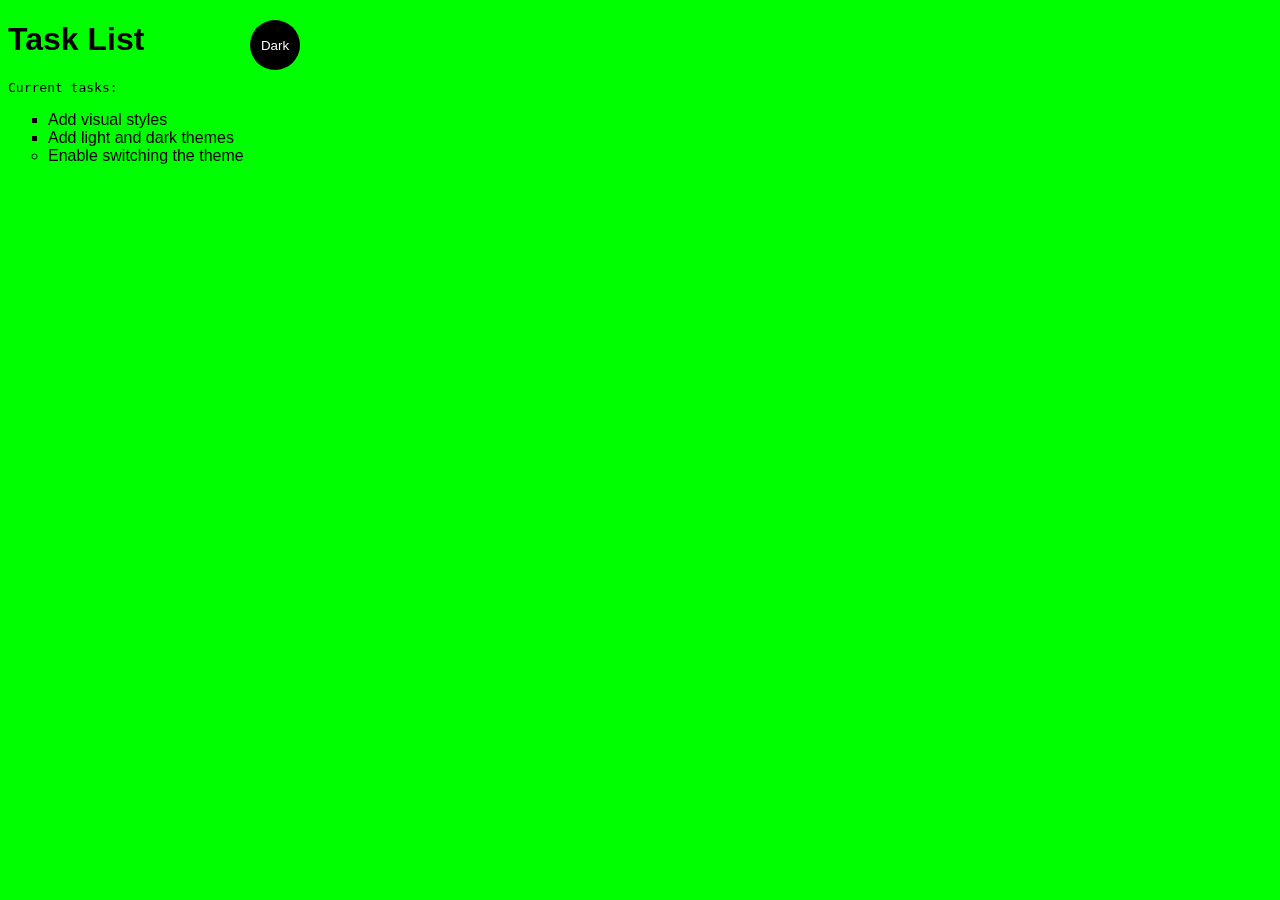
<file: intro/index.html>
<!DOCTYPE html>
<html lang="en">
<head>
  <meta charset="UTF-8">
  <meta http-equiv="X-UA-Compatible" content="IE=edge">
  <meta name="viewport" content="width=device-width, initial-scale=1.0">
  <title>Simple website</title>
  <link rel="stylesheet" href="main.css">
</head>

<body class="light-theme">
    <h1>Task List</h1>
    <p id="msg">Current tasks:</p>
    <ul>
      <li class="list">Add visual styles</li>
      <li class="list">Add light and dark themes</li>
      <li>Enable switching the theme</li>
    </ul>
    <div>
  <button class="btn">Dark</button>
</div>
    <script src="app.js"></script>
    <noscript>You need to enable JavaScript to view the full site.</noscript>
  </body>
</html>
</file>
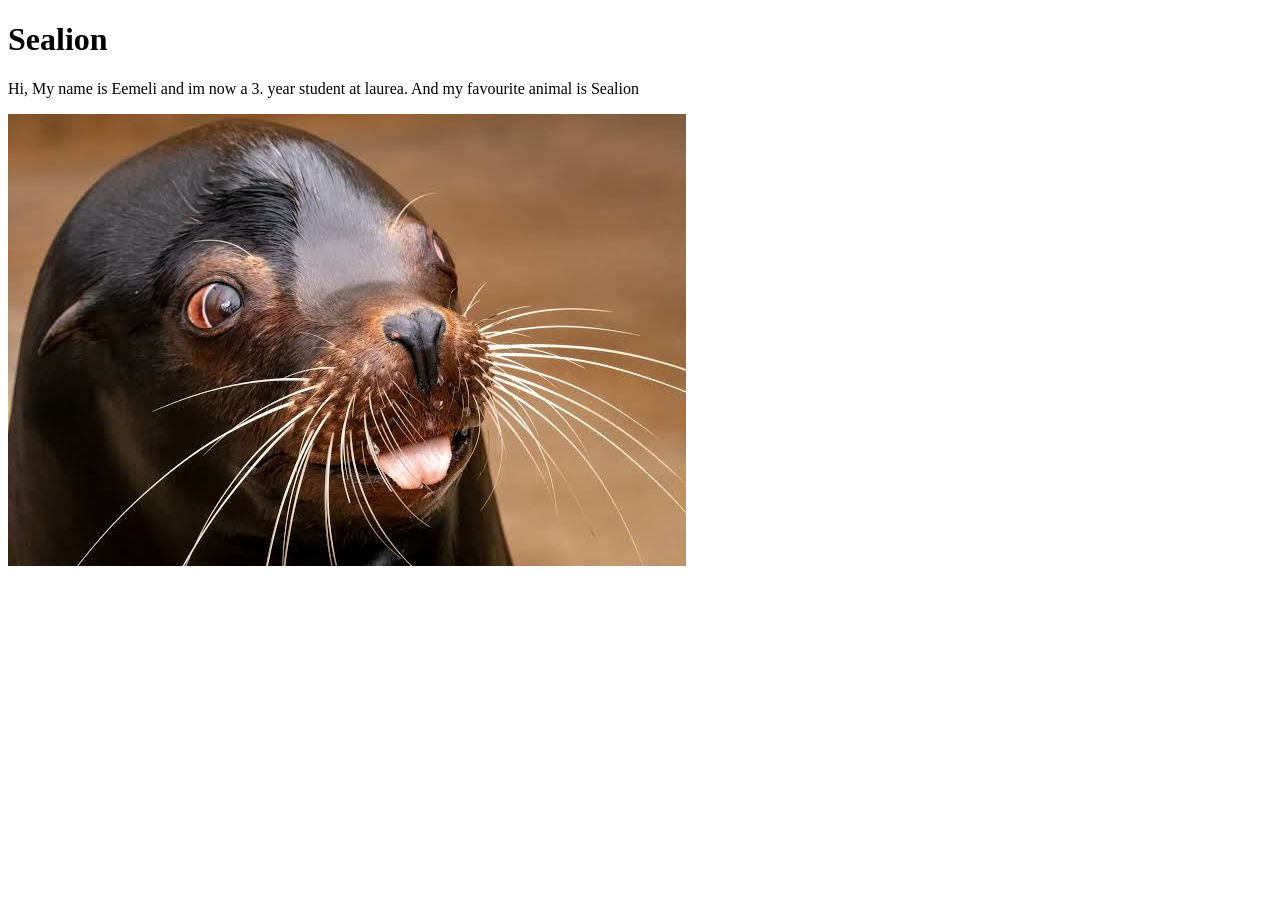
<file: ws1/index.html>
<!DOCTYPE html>
<html lang="en">
<head>
    <meta charset="UTF-8">
    <title>Exercise 1</title>
</head>
<body>

    <h1>Sealion</h1>

    <p> Hi, My name is Eemeli and im now a 3. year student at laurea. And my favourite animal is Sealion </p>

    <img src="img/goober.jpg" alt="Sealion chilling"
</body>
</html>
</file>
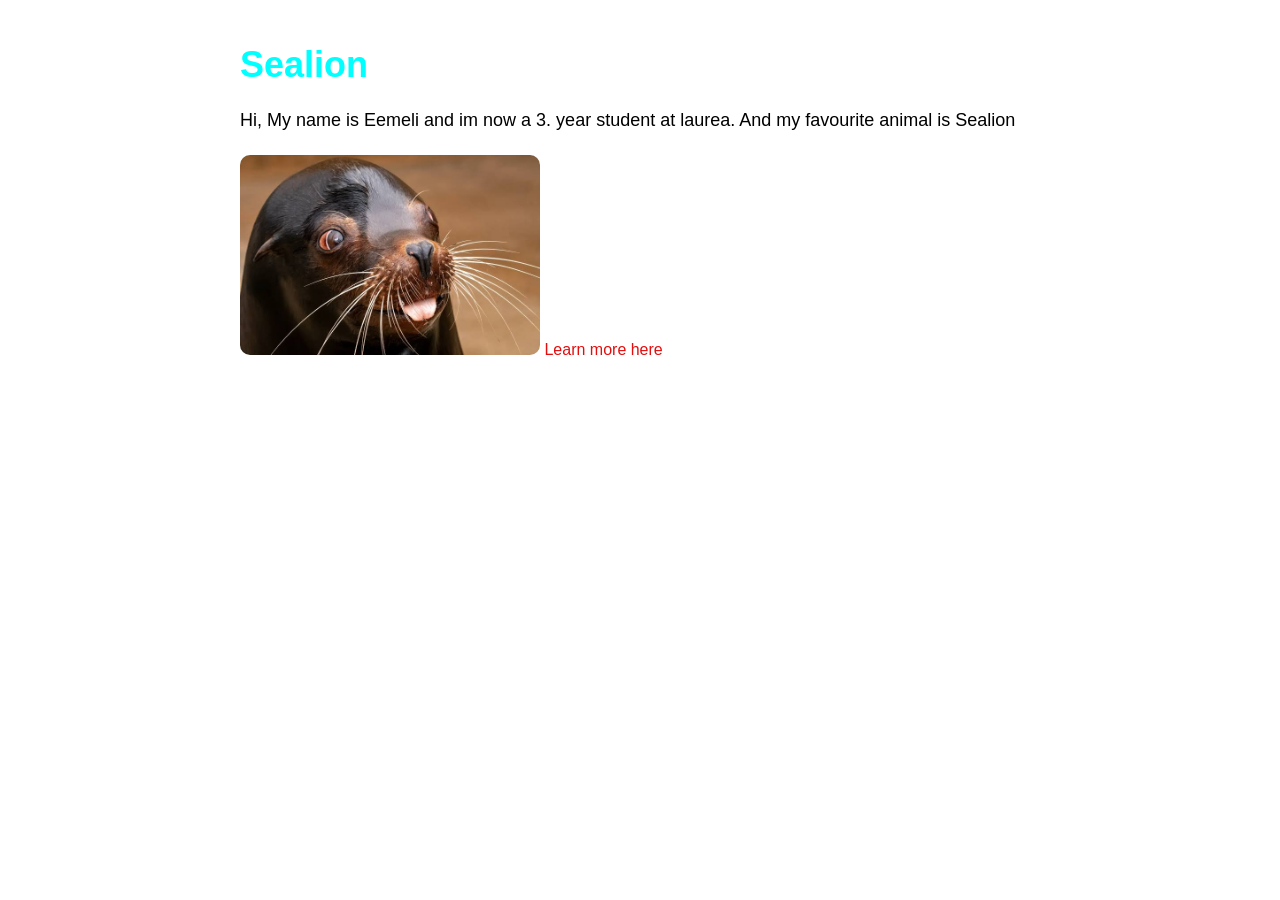
<file: ws1ws2/index.html>
<!DOCTYPE html>
<html lang="en">
<head>
    <meta charset="UTF-8">
    <title>Exercise 1</title>

<link rel="stylesheet" href="styles.css"

</head>
<body>

    <h1>Sealion</h1>

    <p> 
        Hi, My name is Eemeli and im now a 3. year student at laurea. And my favourite animal is Sealion 
    </p>

    <img src="img/goober.jpg" alt="Sealion chilling" width="300"


    <p>
        <a herf="https://en.wikipedia.org/wiki/Sea_lion" target="_blank">
        
            Learn more here

        </a>
    </p>
</body>

    <script src="script.js"></script>

</html>
</file>
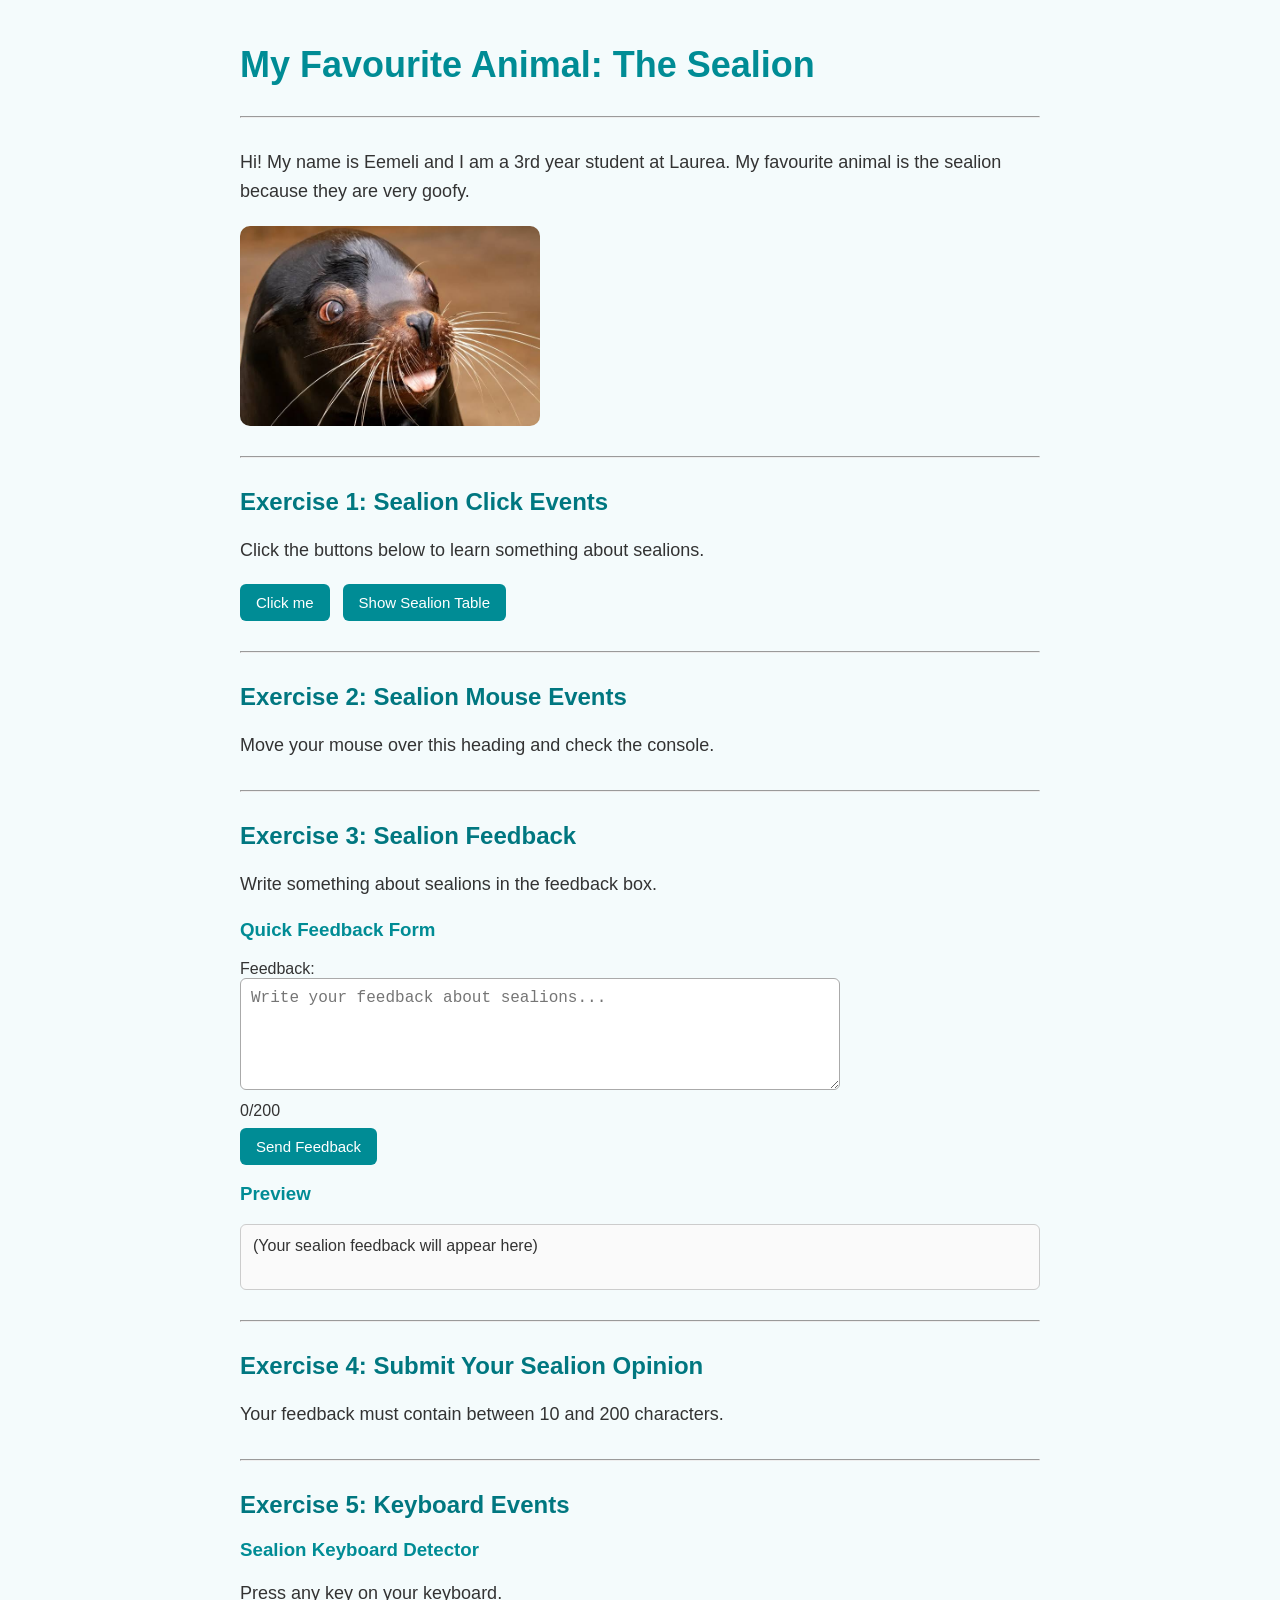
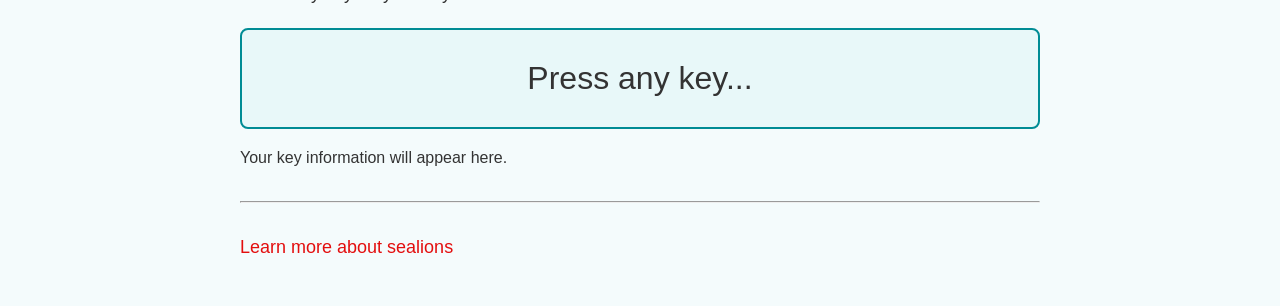
<file: ws3/index.html>
<!DOCTYPE html>
<html lang="en">
<head>
    <meta charset="UTF-8">
    <meta name="viewport" content="width=device-width, initial-scale=1.0">
    <title>Sealion - Ws 3</title>
    <link rel="stylesheet" href="styles.css">
    <script src="animal.js" defer></script>
</head>

<body>

    <h1 id="animalTitle">My Favourite Animal: The Sealion</h1>

    <hr>

    <p>
        Hi! My name is Eemeli and I am a 3rd year student at Laurea.
        My favourite animal is the sealion because they are very goofy.
    </p>

    <img src="img/goober.jpg" alt="Sealion chilling">

    <hr>

   
    <h2 id="exercise1">Exercise 1: Sealion Click Events</h2>

    <p>
        Click the buttons below to learn something about sealions.
    </p>

    <p>
        <button onclick="alert('You clicked me!')">
            Click me
        </button>

        <button onclick="showTable()">
            Show Sealion Table
        </button>
    </p>

    <div id="tableContainer"></div>

    <hr>

    
    <h2 id="exercise2">Exercise 2: Sealion Mouse Events</h2>

    <p>
        Move your mouse over this heading and check the console.
    </p>

    <hr>

    
    <h2>Exercise 3: Sealion Feedback</h2>

    <p>
        Write something about sealions in the feedback box.
    </p>

    <h3>Quick Feedback Form</h3>

    <form id="feedbackForm" novalidate>

        <label for="feedback">Feedback:</label><br>

        <textarea
            id="feedback"
            placeholder="Write your feedback about sealions..."
            rows="5"
            maxlength="200"></textarea>

        <div class="formInfo">
            <span id="charcount">0/200</span>
            <span id="status"></span>
        </div>

        <button id="sendBtn" type="submit">
            Send Feedback
        </button>

    </form>

    <h3>Preview</h3>

    <div id="preview">
        (Your sealion feedback will appear here)
    </div>

    <hr>

    <!-- Exercise 4 -->
    <h2>Exercise 4: Submit Your Sealion Opinion</h2>

    <p>
        Your feedback must contain between 10 and 200 characters.
    </p>

    <hr>

    <!-- Exercise 5 -->
    <h2>Exercise 5: Keyboard Events</h2>

    <h3>Sealion Keyboard Detector</h3>

    <p>
        Press any key on your keyboard.
    </p>

    <div id="keybox">
        Press any key...
    </div>

    <p id="keyinfo">
        Your key information will appear here.
    </p>

    <hr>

    <p>
        <a href="https://en.wikipedia.org/wiki/Sea_lion" target="_blank">
            Learn more about sealions
        </a>
    </p>

</body>
</html>
</file>
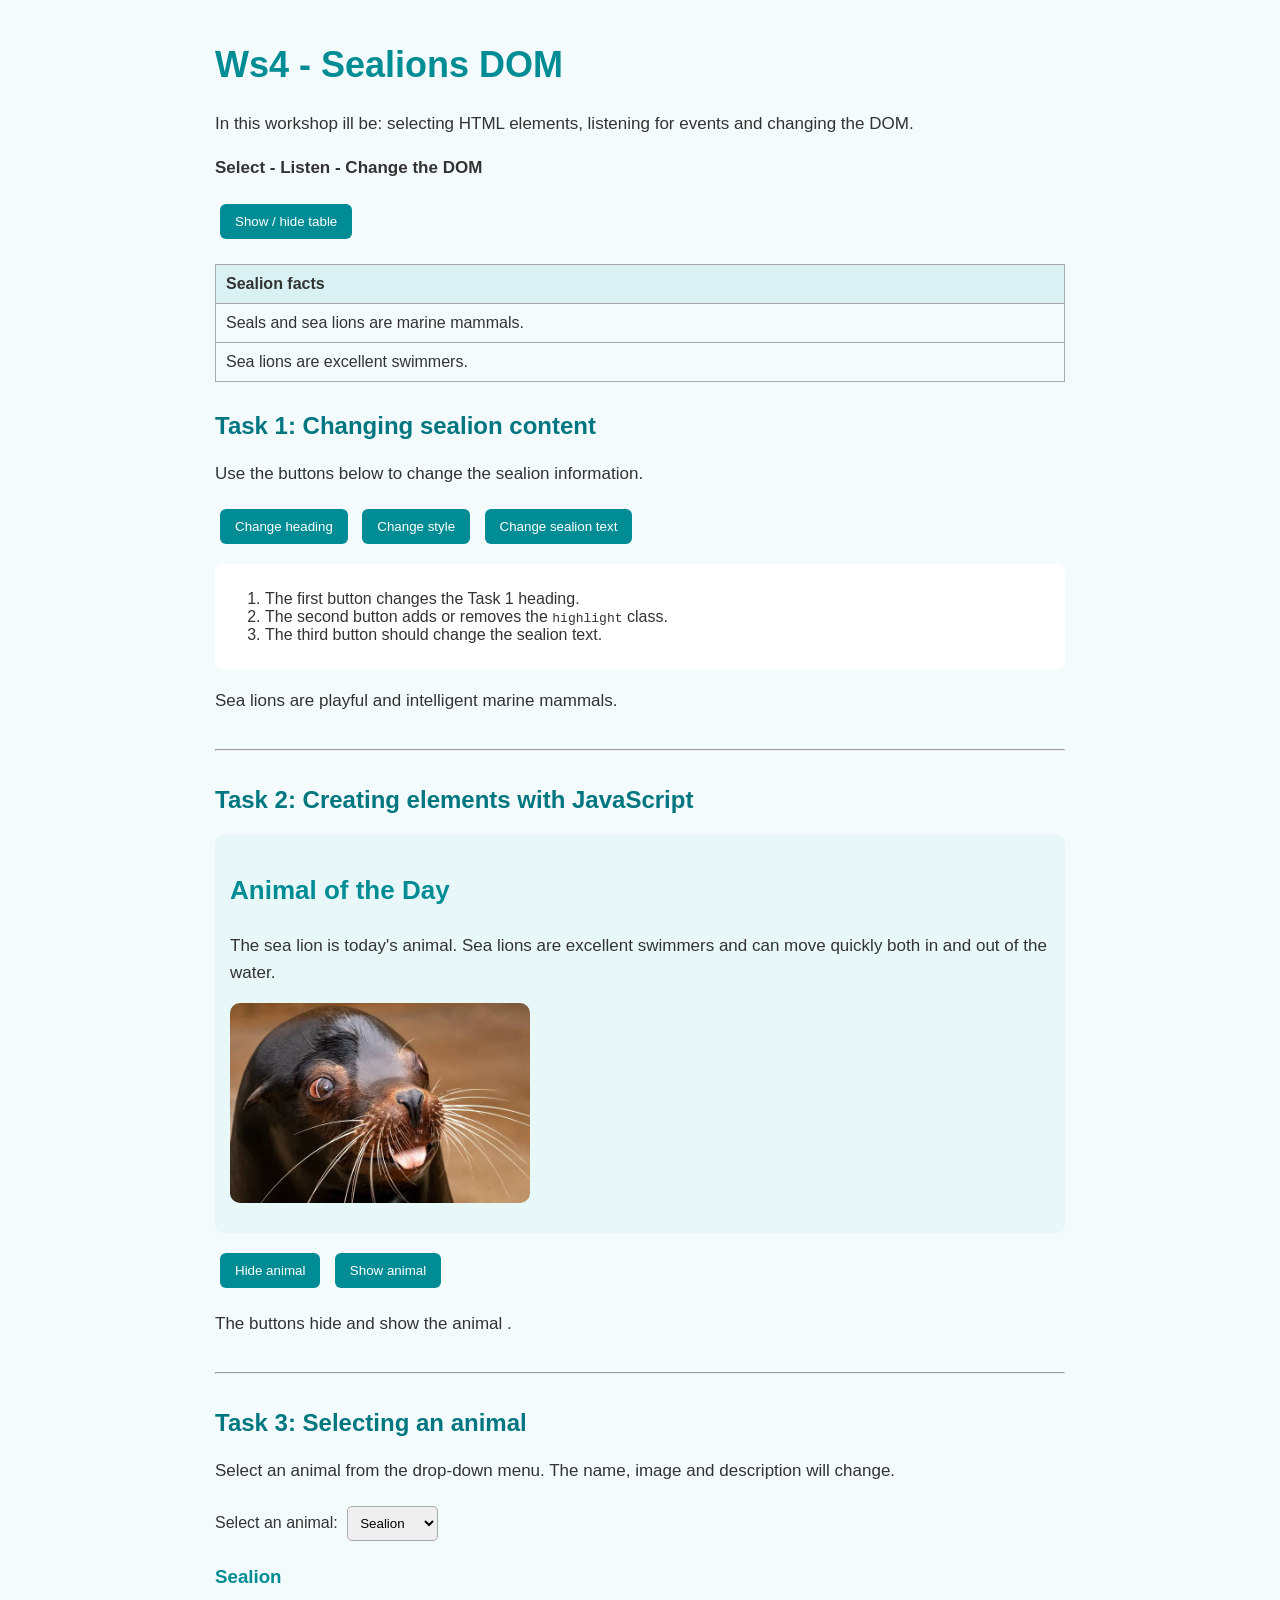
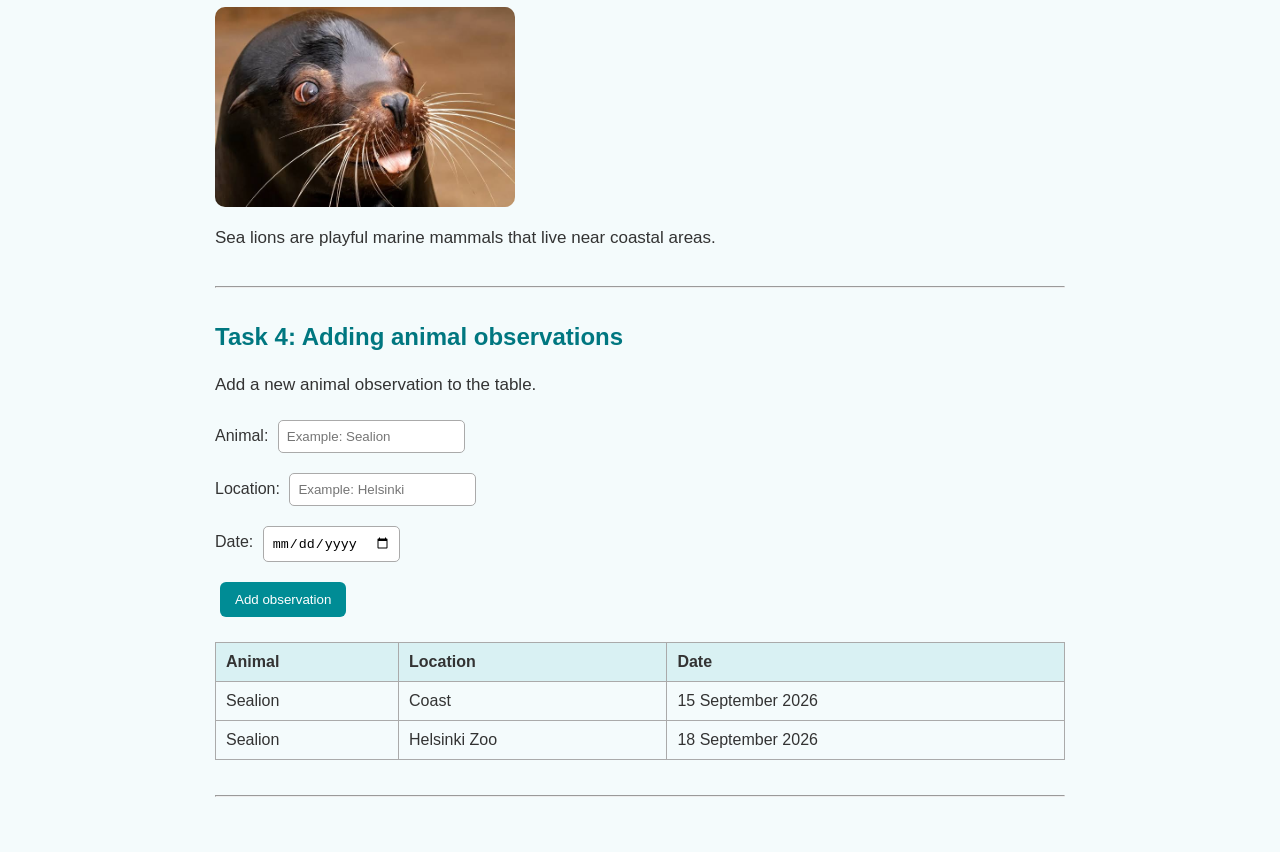
<file: ws4/index.html>
<!DOCTYPE html>
<html lang="en">

<head>
    <meta charset="UTF-8">
    <meta name="viewport" content="width=device-width, initial-scale=1.0">

    <title>Workshop 04 - Sealions DOM</title>

    <link rel="stylesheet" href="styles.css">
    <script src="animal.js" defer></script>
</head>

<body>

    <header>

        <h1 id="mainHeading">Ws4 - Sealions DOM</h1>

        <p>
            In this workshop ill be: selecting HTML elements,
            listening for events and changing the DOM.
        </p>

        <p>
            <strong>Select - Listen - Change the DOM</strong>
        </p>

        <button id="animalButton">Show / hide table</button>

        <table id="animalTable">
            <thead>
                <tr>
                    <th>Sealion facts</th>
                </tr>
            </thead>

            <tbody>
                <tr>
                    <td>Seals and sea lions are marine mammals.</td>
                </tr>

                <tr>
                    <td>Sea lions are excellent swimmers.</td>
                </tr>
            </tbody>
        </table>

    </header>


    <main>


        <section>

            <h2 id="taskOneHeading">Task 1: Changing sealion content</h2>

            <p>
                Use the buttons below to change the sealion information.
            </p>

            <div class="buttons">

                <button id="changeHeadingButton">
                    Change heading
                </button>

                <button id="changeStyleButton">
                    Change style
                </button>

                <button id="changeTextButton">
                    Change sealion text
                </button>

            </div>

            <div class="instructions">

                <ol>

                    <li>
                        The first button changes the Task 1 heading.
                    </li>

                    <li>
                        The second button adds or removes the
                        <code>highlight</code> class.
                    </li>

                    <li>
                        The third button should change the sealion text.
                    </li>

                </ol>

            </div>

            <p id="animalText">
                Sea lions are playful and intelligent marine mammals.
            </p>

          
        </section>


        <hr>


        <section>

            <h2>Task 2: Creating elements with JavaScript</h2>

        

            <div id="animalContent"></div>

            <div class="buttons">

                <button id="hideAnimalButton">
                    Hide animal
                </button>

                <button id="showAnimalButton">
                    Show animal
                </button>

            </div>

            <p>
                The buttons hide and show the animal .
            </p>

        </section>


        <hr>


        <!-- TASK 3 -->

        <section>

            <h2>Task 3: Selecting an animal</h2>

            <p>
                Select an animal from the drop-down menu.
                The name, image and description will change.
            </p>

            <label for="animalSelect">
                Select an animal:
            </label>

            <select id="animalSelect">

                <option value="sealion">
                    Sealion
                </option>

                <option value="elephant">
                    Elephant
                </option>

                <option value="tiger">
                    Tiger
                </option>

                <option value="penguin">
                    Penguin
                </option>

            </select>


            <article id="selectedAnimal">

                <h3 id="animalName">
                    Sealion
                </h3>

                <img
                    id="animalImage"
                    src="img/goober.jpg"
                    alt="Sealion chilling"
                >

                <p id="animalDescription">
                    Sea lions are playful marine mammals that live near
                    coastal areas.
                </p>

            </article>


            

        </section>


        <hr>


        <!-- TASK 4 -->

        <section>

            <h2>Task 4: Adding animal observations</h2>

            <p>
                Add a new animal observation to the table.
            </p>


            <form id="animalForm">

                <div>

                    <label for="observationAnimal">
                        Animal:
                    </label>

                    <input
                        type="text"
                        id="observationAnimal"
                        name="observationAnimal"
                        placeholder="Example: Sealion"
                    >

                </div>


                <div>

                    <label for="observationLocation">
                        Location:
                    </label>

                    <input
                        type="text"
                        id="observationLocation"
                        name="observationLocation"
                        placeholder="Example: Helsinki"
                    >

                </div>


                <div>

                    <label for="observationDate">
                        Date:
                    </label>

                    <input
                        type="date"
                        id="observationDate"
                        name="observationDate"
                    >

                </div>


                <button type="submit">
                    Add observation
                </button>

            </form>


            <table id="observationTable">

                <thead>

                    <tr>
                        <th>Animal</th>
                        <th>Location</th>
                        <th>Date</th>
                    </tr>

                </thead>


                <tbody id="observationTableBody">

                    <tr>
                        <td>Sealion</td>
                        <td>Coast</td>
                        <td>15 September 2026</td>
                    </tr>

                    <tr>
                        <td>Sealion</td>
                        <td>Helsinki Zoo</td>
                        <td>18 September 2026</td>
                    </tr>

                </tbody>

            </table>



        </section>


        <hr>


       


    </main>

</body>
</html>
</file>
<file: intro/main.css>
body {
    font-family: monospace;
}

ul {
    font-family: helvetica;
}

li {
  list-style: circle;
}

.list {
  list-style: square;
}

#msg {
  font-family: monospace;
}
.light-theme {
  color: #000000;
  background: #00FF00;
}
:root {
  --green: #00FF00;
  --white: #FFFFFF;
  --black: #000000;
}

body {
  background: var(--bg);
  color: var(--fontColor);
  font-family: helvetica;
}

li {
  list-style: circle;
}

.list {
  list-style: square;
}

.light-theme {
  --bg: var(--green);
  --fontColor: var(--black);
  --btnBg: var(--black);
  --btnFontColor: var(--white);
}

.dark-theme {
  --bg: var(--black);
  --fontColor: var(--green);
  --btnBg: var(--white);
  --btnFontColor: var(--black);
}

.btn {
  position: absolute;
  top: 20px;
  left: 250px;
  height: 50px;
  width: 50px;
  border-radius: 50%;
  border: none;
  color: var(--btnFontColor);
  background-color: var(--btnBg);
}
</file>
<file: ws1ws2/styles.css>
body {
    font-family: arial, sans-serif;
    max-width: 800px;
    margin: 0 auto;
    padding: 20px;
}

h1 {
    color: aqua;
    font-size: 36px;
    margin-bottom: 20px;
}

p {
    font-size: 18px;
    line-height: 1.6;
    margin-bottom: 20px;
}

img {
    max-width: 100%;
    border-radius: 10px;
}

a {
    color: rgb(227, 14, 14);
    text-decoration: none;
}

a:hover {
    text-decoration: underline;
}
</file>
<file: ws3/styles.css>
body {
    font-family: Arial, sans-serif;
    max-width: 800px;
    margin: 0 auto;
    padding: 20px;
    background-color: #f4fbfc;
    color: #333;
}

h1 {
    color: #008c95;
    font-size: 36px;
    margin-bottom: 20px;
}

h2 {
    color: #007780;
    margin-top: 25px;
}

h3 {
    color: #008c95;
}

p {
    font-size: 18px;
    line-height: 1.6;
    margin-bottom: 20px;
}

img {
    max-width: 100%;
    width: 300px;
    border-radius: 10px;
    display: block;
    margin-bottom: 20px;
}

button {
    padding: 10px 16px;
    margin-right: 8px;
    border: none;
    border-radius: 6px;
    background-color: #008c95;
    color: white;
    cursor: pointer;
    font-size: 15px;
}

button:hover {
    background-color: #006b72;
}

textarea {
    width: 100%;
    max-width: 600px;
    padding: 10px;
    font-size: 16px;
    border: 1px solid #aaa;
    border-radius: 6px;
    box-sizing: border-box;
}

textarea:focus {
    outline: 2px solid #008c95;
}

.formInfo {
    margin: 8px 0;
}

#status {
    margin-left: 10px;
    color: #666;
}

#tableContainer {
    margin-top: 20px;
}

table {
    width: 100%;
    border-collapse: collapse;
    margin-bottom: 20px;
}

th,
td {
    border: 1px solid #aaa;
    padding: 10px;
    text-align: left;
}

th {
    background-color: #d9f1f3;
}

#preview {
    border: 1px solid #ccc;
    padding: 12px;
    min-height: 40px;
    background-color: #fafafa;
    border-radius: 6px;
    margin-bottom: 20px;
}

#keybox {
    padding: 30px;
    border: 2px solid #008c95;
    border-radius: 8px;
    font-size: 2em;
    text-align: center;
    background-color: #e8f8f9;
    margin-top: 15px;
}

#keyinfo {
    font-size: 16px;
}

a {
    color: rgb(227, 14, 14);
    text-decoration: none;
}

a:hover {
    text-decoration: underline;
}

hr {
    margin: 30px 0;
}
</file>
<file: ws4/styles.css>
body {
    font-family: Arial, sans-serif;
    max-width: 850px;
    margin: 0 auto;
    padding: 20px;
    background-color: #f4fbfc;
    color: #333;
}

h1 {
    color: #008c95;
    font-size: 36px;
}

h2 {
    color: #007780;
    margin-top: 30px;
}

h3 {
    color: #008c95;
}

p {
    font-size: 17px;
    line-height: 1.6;
}

button {
    padding: 10px 15px;
    margin: 5px;
    border: none;
    border-radius: 6px;
    background-color: #008c95;
    color: white;
    cursor: pointer;
}

button:hover {
    background-color: #006b72;
}

.buttons {
    margin: 15px 0;
}

img {
    width: 300px;
    max-width: 100%;
    border-radius: 10px;
    display: block;
    margin: 15px 0;
}

.highlight {
    background-color: #d9f1f3;
    color: #007780;
    padding: 15px;
    border-radius: 8px;
}

.animal-heading {
    color: #008c95;
    font-size: 26px;
}

.image-highlight {
    border: 5px solid #008c95;
    transform: scale(1.03);
}

#animalTable,
#observationTable {
    width: 100%;
    border-collapse: collapse;
    margin: 20px 0;
}

#animalTable th,
#animalTable td,
#observationTable th,
#observationTable td {
    border: 1px solid #aaa;
    padding: 10px;
    text-align: left;
}

#animalTable th,
#observationTable th {
    background-color: #d9f1f3;
}

#animalContent {
    padding: 15px;
    margin: 15px 0;
    border-radius: 8px;
    background-color: #e8f8f9;
}

select,
input {
    padding: 8px;
    margin: 5px;
    border: 1px solid #aaa;
    border-radius: 5px;
}

form div {
    margin: 10px 0;
}

#selectedAnimal {
    margin-top: 20px;
}

.instructions {
    background-color: #ffffff;
    padding: 10px;
    border-radius: 8px;
}

hr {
    margin: 35px 0;
}
</file>
